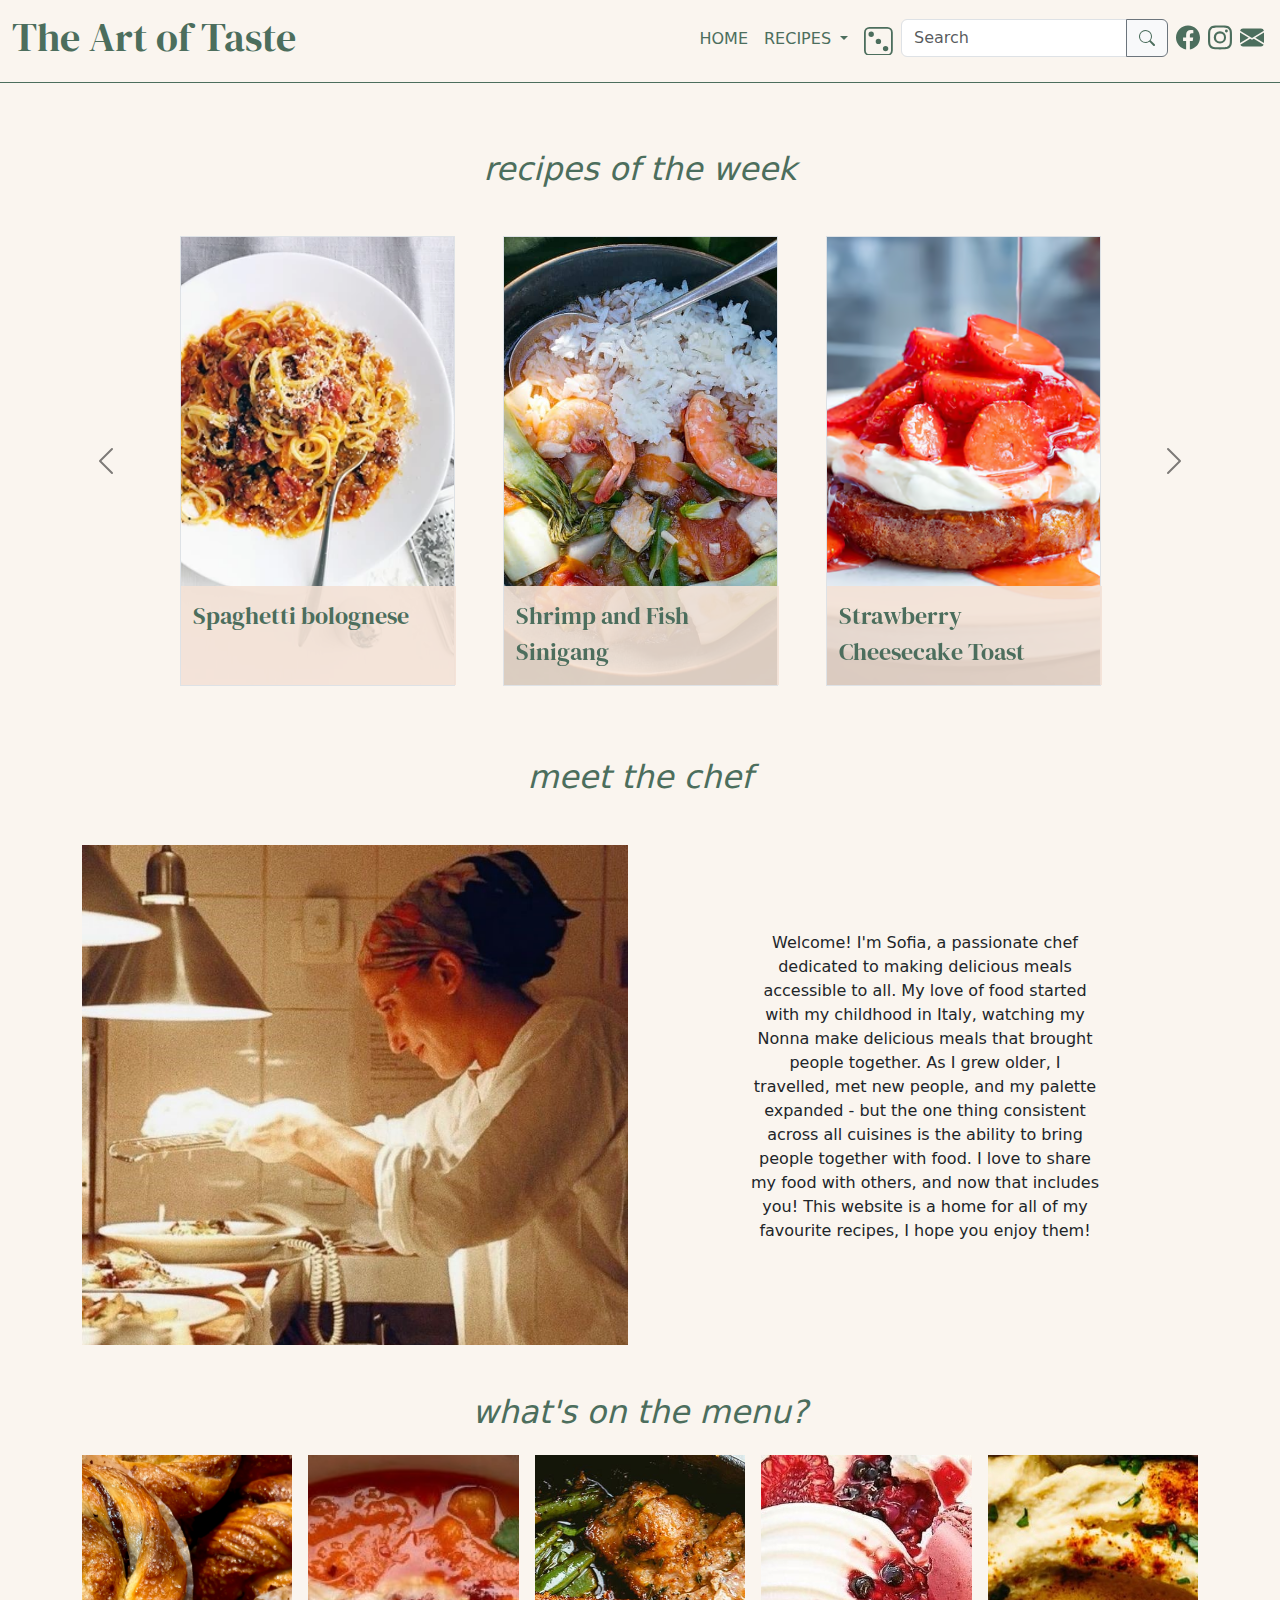
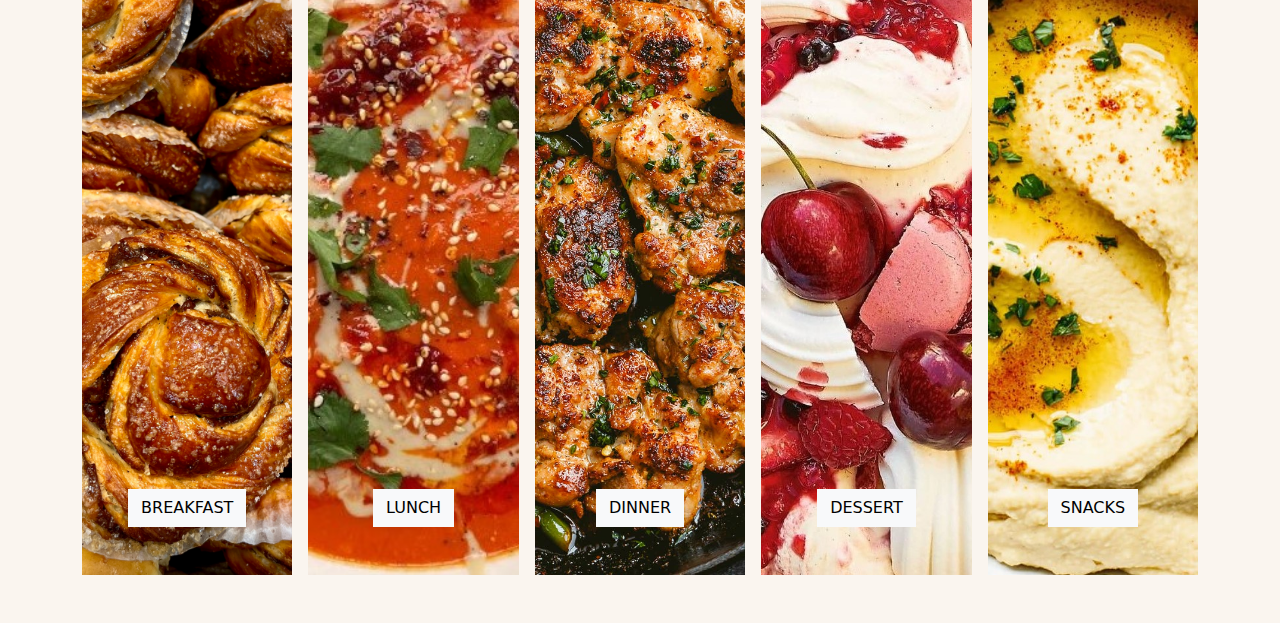
<file: index.html>
<!doctype html>
<html lang="en">
  <head>
    <meta charset="utf-8">
    <meta name="viewport" content="width=device-width, initial-scale=1">
    <title>The Art of Taste - Home</title>
    <link href="https://cdn.jsdelivr.net/npm/bootstrap@5.3.3/dist/css/bootstrap.min.css" rel="stylesheet" integrity="sha384-QWTKZyjpPEjISv5WaRU9OFeRpok6YctnYmDr5pNlyT2bRjXh0JMhjY6hW+ALEwIH" crossorigin="anonymous">
    <link rel="stylesheet" href="./Styles/styles.css">
    <link rel="preconnect" href="https://fonts.googleapis.com">
    <link rel="preconnect" href="https://fonts.gstatic.com" crossorigin>
    <link href="https://fonts.googleapis.com/css2?family=DM+Serif+Display:ital@0;1&display=swap" rel="stylesheet">  
  </head>
  <body class="bg-secondary">

    <!-- Header Navbar -->
    <nav class="navbar navbar-expand-lg bg-secondary fixed-top ">
      <div class="container-fluid d-flex w-100 ">
          <a class="navbar-brand text-info " href="#"><h1>The Art of Taste</h1></a>
          <button class="navbar-toggler" type="button" data-bs-toggle="collapse" data-bs-target="#navbarNavDropdown" aria-controls="navbarNavDropdown" aria-expanded="false" aria-label="Toggle navigation">
            <span class="navbar-toggler-icon"></span>
          </button>
          <div class="collapse navbar-collapse justify-content-end " id="navbarNavDropdown">
            <ul class="navbar-nav  align-items-start d-flex flex-column flex-lg-row">
              <li class="nav-item">
                <a class="nav-link text-uppercase text-info" href="#">Home</a>
              </li>
              <li class="nav-item dropdown">
                <a class="nav-link dropdown-toggle text-uppercase text-info" href="#" role="button" data-bs-toggle="dropdown" aria-expanded="false">
                  Recipes
                </a>
                <ul class="dropdown-menu rounded-0  bg-secondary border border-info">
                  <li><a class="dropdown-item text-uppercase text-info" href="./Pages/test_dummy.html">Breakfast</a></li>
                  <li><a class="dropdown-item text-uppercase text-info" href="./Pages/test_dummy.html">Lunch</a></li>
                  <li><a class="dropdown-item text-uppercase text-info" href="./Pages/Dinner.html">Dinner</a></li>
                  <li><a class="dropdown-item text-uppercase text-info" href="./Pages/test_dummy.html">Dessert</a></li>
                  <li><a class="dropdown-item text-uppercase text-info" href="./Pages/test_dummy.html">Snacks</a></li>
                </ul>
              </li>
              <li class="nav-item">
                <a class="nav-link text-uppercase" href="./Pages/test_dummy.html" aria-label="Random"><svg xmlns="http://www.w3.org/2000/svg" width="1.8rem" height="1.8rem" fill="#4c6e5d" class="bi bi-dice-3" viewBox="0 0 16 16">
                  <path d="M13 1a2 2 0 0 1 2 2v10a2 2 0 0 1-2 2H3a2 2 0 0 1-2-2V3a2 2 0 0 1 2-2zM3 0a3 3 0 0 0-3 3v10a3 3 0 0 0 3 3h10a3 3 0 0 0 3-3V3a3 3 0 0 0-3-3z"/>
                  <path d="M5.5 4a1.5 1.5 0 1 1-3 0 1.5 1.5 0 0 1 3 0m8 8a1.5 1.5 0 1 1-3 0 1.5 1.5 0 0 1 3 0m-4-4a1.5 1.5 0 1 1-3 0 1.5 1.5 0 0 1 3 0"/>
                </svg></a>
              </li>
              <div class="input-group">
                  <form class="form-inline d-flex me-1">
                    <div class="input-group">
                      <input class="form-control mr-sm-2" type="search" placeholder="Search" aria-label="Search">
                      <button class="btn btn-outline-secondary  my-2 my-sm-0 bg-light" type="submit"><svg xmlns="http://www.w3.org/2000/svg" width="16" height="16" fill="#4c6e5d" class="bi bi-search" viewBox="0 0 16 16">
                      <path d="M11.742 10.344a6.5 6.5 0 1 0-1.397 1.398h-.001q.044.06.098.115l3.85 3.85a1 1 0 0 0 1.415-1.414l-3.85-3.85a1 1 0 0 0-.115-.1zM12 6.5a5.5 5.5 0 1 1-11 0 5.5 5.5 0 0 1 11 0"/>
                      </svg></button>
                    </div>
                  </form>
              </div>
              <li class="nav-item">
                <ul class="d-flex list-unstyled">
                  <li>
                    <a class="nav-link text-uppercase p-1" aria-label="facebook" href="./Pages/test_dummy.html"><svg xmlns="http://www.w3.org/2000/svg" width="1.5rem" height="1.8rem" fill="#4c6e5d" class="bi bi-facebook" viewBox="0 0 16 16">
                      <path d="M16 8.049c0-4.446-3.582-8.05-8-8.05C3.58 0-.002 3.603-.002 8.05c0 4.017 2.926 7.347 6.75 7.951v-5.625h-2.03V8.05H6.75V6.275c0-2.017 1.195-3.131 3.022-3.131.876 0 1.791.157 1.791.157v1.98h-1.009c-.993 0-1.303.621-1.303 1.258v1.51h2.218l-.354 2.326H9.25V16c3.824-.604 6.75-3.934 6.75-7.951"/>
                    </svg></a>
                  </li>
                  <li>
                    <a class="nav-link text-uppercase p-1" aria-label="instagram" href="./Pages/test_dummy.html"><svg xmlns="http://www.w3.org/2000/svg" width="1.5rem" height="1.8rem" fill="#4c6e5d" class="bi bi-instagram" viewBox="0 0 16 16">
                      <path d="M8 0C5.829 0 5.556.01 4.703.048 3.85.088 3.269.222 2.76.42a3.9 3.9 0 0 0-1.417.923A3.9 3.9 0 0 0 .42 2.76C.222 3.268.087 3.85.048 4.7.01 5.555 0 5.827 0 8.001c0 2.172.01 2.444.048 3.297.04.852.174 1.433.372 1.942.205.526.478.972.923 1.417.444.445.89.719 1.416.923.51.198 1.09.333 1.942.372C5.555 15.99 5.827 16 8 16s2.444-.01 3.298-.048c.851-.04 1.434-.174 1.943-.372a3.9 3.9 0 0 0 1.416-.923c.445-.445.718-.891.923-1.417.197-.509.332-1.09.372-1.942C15.99 10.445 16 10.173 16 8s-.01-2.445-.048-3.299c-.04-.851-.175-1.433-.372-1.941a3.9 3.9 0 0 0-.923-1.417A3.9 3.9 0 0 0 13.24.42c-.51-.198-1.092-.333-1.943-.372C10.443.01 10.172 0 7.998 0zm-.717 1.442h.718c2.136 0 2.389.007 3.232.046.78.035 1.204.166 1.486.275.373.145.64.319.92.599s.453.546.598.92c.11.281.24.705.275 1.485.039.843.047 1.096.047 3.231s-.008 2.389-.047 3.232c-.035.78-.166 1.203-.275 1.485a2.5 2.5 0 0 1-.599.919c-.28.28-.546.453-.92.598-.28.11-.704.24-1.485.276-.843.038-1.096.047-3.232.047s-2.39-.009-3.233-.047c-.78-.036-1.203-.166-1.485-.276a2.5 2.5 0 0 1-.92-.598 2.5 2.5 0 0 1-.6-.92c-.109-.281-.24-.705-.275-1.485-.038-.843-.046-1.096-.046-3.233s.008-2.388.046-3.231c.036-.78.166-1.204.276-1.486.145-.373.319-.64.599-.92s.546-.453.92-.598c.282-.11.705-.24 1.485-.276.738-.034 1.024-.044 2.515-.045zm4.988 1.328a.96.96 0 1 0 0 1.92.96.96 0 0 0 0-1.92m-4.27 1.122a4.109 4.109 0 1 0 0 8.217 4.109 4.109 0 0 0 0-8.217m0 1.441a2.667 2.667 0 1 1 0 5.334 2.667 2.667 0 0 1 0-5.334"/>
                    </svg></a>
                  </li>
                  <li>
                    <a class="nav-link text-uppercase p-1" aria-label="email" href="./Pages/test_dummy.html"><svg xmlns="http://www.w3.org/2000/svg" width="1.5rem" height="1.8rem" fill="#4c6e5d" class="bi bi-envelope-fill" viewBox="0 0 16 16">
                      <path d="M.05 3.555A2 2 0 0 1 2 2h12a2 2 0 0 1 1.95 1.555L8 8.414zM0 4.697v7.104l5.803-3.558zM6.761 8.83l-6.57 4.027A2 2 0 0 0 2 14h12a2 2 0 0 0 1.808-1.144l-6.57-4.027L8 9.586zm3.436-.586L16 11.801V4.697z"/>
                    </svg></a>
                  </li>
                </ul> 
              </li>
                
            </ul>
          </div>
        </div>
      </nav>
        

    <!-- Recipes of the week -->
    <section id="recipes-of-the-week">

      <div class="container-xxl">
      <h2 class="fst-italic text-center mb-4 text-info">recipes of the week</h2>

        
        <div id="carousel-3c" class="carousel carousel-dark slide d-none d-lg-block">
          <div class="carousel-inner">
            <div class="carousel-item active">
              <div class="carousel-rotw d-flex justify-content-center d-block w-100">
                <a class="rotw-card border border-1 m-4 d-flex flex-column justify-content-end text-decoration-none " href="./Pages/Recipe1.html">
                    <div class="rotw-img" id="rotw-recipe1"></div>
                    <span class="rotw-title">Spaghetti bolognese</span>
                </a>
                <a class="rotw-card border border-1 m-4 d-flex flex-column justify-content-end text-decoration-none " href="./Pages/test_dummy.html">
                  <div class="rotw-img" id="rotw-recipe2"></div>
                  <span class="rotw-title">Shrimp and Fish Sinigang</span>
                </a>
                <a class="rotw-card border border-1 m-4 d-flex flex-column justify-content-end text-decoration-none " href="./Pages/test_dummy.html">
                  <div class="rotw-img" id="rotw-recipe3"></div>
                  <span class="rotw-title">Strawberry Cheesecake Toast</span>
                </a>
              </div>
            </div>
            <div class="carousel-item">
              <div class="carousel-rotw d-flex justify-content-center d-block w-100">
                <a class="rotw-card border border-1 m-4 d-flex flex-column justify-content-end text-decoration-none " href="./Pages/test_dummy.html">
                  <div class="rotw-img" id="rotw-recipe4"></div>
                  <span class="rotw-title">Cast Iron Pull-Apart Pandesal</span>
              </a>
              <a class="rotw-card border border-1 m-4 d-flex flex-column justify-content-end text-decoration-none " href="./Pages/test_dummy.html">
                <div class="rotw-img" id="rotw-recipe5"></div>
                <span class="rotw-title">Prosciutto & Mozzarella Panini</span>
              </a>
              <a class="rotw-card border border-1 m-4 d-flex flex-column justify-content-end text-decoration-none " href="./Pages/test_dummy.html">
                <div class="rotw-img" id="rotw-recipe6"></div>
                <span class="rotw-title">Bulgogi - Korean BBQ Beef</span>
              </a>
              </div>
            </div>
            <div class="carousel-item">
              <div class="carousel-rotw d-flex justify-content-center d-block w-100">
                <a class="rotw-card border border-1 m-4 d-flex flex-column justify-content-end text-decoration-none " href="./Pages/test_dummy.html">
                  <div class="rotw-img" id="rotw-recipe7"></div>
                  <span class="rotw-title">Italian Lemon Cake</span>
              </a>
              <a class="rotw-card border border-1 m-4 d-flex flex-column justify-content-end text-decoration-none " href="./Pages/test_dummy.html">
                <div class="rotw-img" id="rotw-recipe8"></div>
                <span class="rotw-title">Cucumber Kimchi</span>
              </a>
              <a class="rotw-card border border-1 m-4 d-flex flex-column justify-content-end text-decoration-none " href="./Pages/test_dummy.html">
                <div class="rotw-img" id="rotw-recipe9"></div>
                <span class="rotw-title">Cod Milanese with Orange Dressing</span>
              </a>
              </div>
            </div>
            <div class="carousel-item">
              <div class="carousel-rotw d-flex justify-content-center d-block w-100">
                <a class="rotw-card border border-1 m-4 d-flex flex-column justify-content-end text-decoration-none " href="./Pages/test_dummy.html">
                  <div class="rotw-img" id="rotw-recipe10"></div>
                  <span class="rotw-title">Gochujang Fish Curry</span>
              </a>
              <a class="rotw-card border border-1 m-4 d-flex flex-column justify-content-end text-decoration-none " href="./Pages/test_dummy.html">
                <div class="rotw-img" id="rotw-recipe11"></div>
                <span class="rotw-title">Lemon Pavlova</span>
              </a>
              <a class="rotw-card border border-1 m-4 d-flex flex-column justify-content-end text-decoration-none " href="./Pages/test_dummy.html">
                <div class="rotw-img" id="rotw-recipe12"></div>
                <span class="rotw-title">Chicken & Ricotta Meatballs</span>
              </a>
              </div>
            </div>
          </div>
          <button class="carousel-control-prev" type="button" data-bs-target="#carousel-3c" data-bs-slide="prev">
            <span class="carousel-control-prev-icon" aria-hidden="true"></span>
            <span class="visually-hidden">Previous</span>
          </button>
          <button class="carousel-control-next" type="button" data-bs-target="#carousel-3c" data-bs-slide="next">
            <span class="carousel-control-next-icon" aria-hidden="true"></span>
            <span class="visually-hidden">Next</span>
          </button>
        </div>

        <div id="carousel-2c" class="carousel carousel-dark slide d-none d-sm-block d-lg-none">
          <div class="carousel-inner">
            <div class="carousel-item active">
              <div class="carousel-rotw d-flex justify-content-center d-block w-100">
                <a class="rotw-card border border-1 m-4 d-flex flex-column justify-content-end text-decoration-none " href="./Pages/Recipe1.html">
                    <div class="rotw-img" id="rotw-recipe1"></div>
                    <span class="rotw-title">Spaghetti bolognese</span>
                </a>
                <a class="rotw-card border border-1 m-4 d-flex flex-column justify-content-end text-decoration-none " href="./Pages/test_dummy.html">
                  <div class="rotw-img" id="rotw-recipe2"></div>
                  <span class="rotw-title">Shrimp and Fish Sinigang</span>
                </a>
              </div>
            </div>
            <div class="carousel-item">
              <div class="carousel-rotw d-flex justify-content-center d-block w-100">
                <a class="rotw-card border border-1 m-4 d-flex flex-column justify-content-end text-decoration-none " href="./Pages/test_dummy.html">
                  <div class="rotw-img" id="rotw-recipe3"></div>
                  <span class="rotw-title">Strawberry Cheesecake Toast</span>
                </a>
                <a class="rotw-card border border-1 m-4 d-flex flex-column justify-content-end text-decoration-none " href="./Pages/test_dummy.html">
                  <div class="rotw-img" id="rotw-recipe4"></div>
                  <span class="rotw-title">Cast Iron Pull-Apart Pandesal</span>
                </a>
              </div>
            </div>
            <div class="carousel-item">
              <div class="carousel-rotw d-flex justify-content-center d-block w-100">
                <a class="rotw-card border border-1 m-4 d-flex flex-column justify-content-end text-decoration-none " href="./Pages/test_dummy.html">
                  <div class="rotw-img" id="rotw-recipe5"></div>
                  <span class="rotw-title">Prosciutto & Mozzarella Panini</span>
                </a>
                <a class="rotw-card border border-1 m-4 d-flex flex-column justify-content-end text-decoration-none " href="./Pages/test_dummy.html">
                  <div class="rotw-img" id="rotw-recipe6"></div>
                  <span class="rotw-title">Bulgogi - Korean BBQ Beef</span>
                </a>
              </div>
            </div>

            <div class="carousel-item">
              <div class="carousel-rotw d-flex justify-content-center d-block w-100">
                <a class="rotw-card border border-1 m-4 d-flex flex-column justify-content-end text-decoration-none " href="./Pages/test_dummy.html">
                  <div class="rotw-img" id="rotw-recipe7"></div>
                  <span class="rotw-title">Italian Lemon Cake</span>
                </a>
                <a class="rotw-card border border-1 m-4 d-flex flex-column justify-content-end text-decoration-none " href="./Pages/test_dummy.html">
                  <div class="rotw-img" id="rotw-recipe8"></div>
                  <span class="rotw-title">Cucumber Kimchi</span>
                </a>
              </div>
            </div>
            <div class="carousel-item">
              <div class="carousel-rotw d-flex justify-content-center d-block w-100">
                <a class="rotw-card border border-1 m-4 d-flex flex-column justify-content-end text-decoration-none " href="./Pages/test_dummy.html">
                  <div class="rotw-img" id="rotw-recipe9"></div>
                  <span class="rotw-title">Cod Milanese with Orange Dressing</span>
                </a>
                <a class="rotw-card border border-1 m-4 d-flex flex-column justify-content-end text-decoration-none " href="./Pages/test_dummy.html">
                  <div class="rotw-img" id="rotw-recipe10"></div>
                  <span class="rotw-title">Gochujang Fish Curry</span>
                </a>
              </div>
            </div>
            <div class="carousel-item">
              <div class="carousel-rotw d-flex justify-content-center d-block w-100">     
                <a class="rotw-card border border-1 m-4 d-flex flex-column justify-content-end text-decoration-none " href="./Pages/test_dummy.html">
                  <div class="rotw-img" id="rotw-recipe11"></div>
                  <span class="rotw-title">Lemon Pavlova</span>
                </a>
                <a class="rotw-card border border-1 m-4 d-flex flex-column justify-content-end text-decoration-none " href="./Pages/test_dummy.html">
                  <div class="rotw-img" id="rotw-recipe12"></div>
                  <span class="rotw-title">Chicken & Ricotta Meatballs</span>
                </a>
              </div>
            </div>
          </div>
          <button class="carousel-control-prev" type="button" data-bs-target="#carousel-2c" data-bs-slide="prev">
            <span class="carousel-control-prev-icon" aria-hidden="true"></span>
            <span class="visually-hidden">Previous</span>
          </button>
          <button class="carousel-control-next" type="button" data-bs-target="#carousel-2c" data-bs-slide="next">
            <span class="carousel-control-next-icon" aria-hidden="true"></span>
            <span class="visually-hidden">Next</span>
          </button>
        </div>

        <div id="carousel-1c" class="carousel carousel-dark slide d-sm-none">
          <div class="carousel-inner">
            <div class="carousel-item active">
              <div class="carousel-rotw d-flex justify-content-center d-block w-100">
                <a class="rotw-card border border-1 m-4 d-flex flex-column justify-content-end text-decoration-none " href="./Pages/recipe1.html">
                    <div class="rotw-img" id="rotw-recipe1"></div>
                    <span class="rotw-title">Spaghetti bolognese</span>
                </a>
              </div>
            </div>
            <div class="carousel-item">
              <div class="carousel-rotw d-flex justify-content-center d-block w-100">
                <a class="rotw-card border border-1 m-4 d-flex flex-column justify-content-end text-decoration-none " href="./Pages/test_dummy.html">
                  <div class="rotw-img" id="rotw-recipe2"></div>
                  <span class="rotw-title">Shrimp and Fish Sinigang</span>
                </a>
              </div>
            </div>
            <div class="carousel-item">
              <div class="carousel-rotw d-flex justify-content-center d-block w-100">
                <a class="rotw-card border border-1 m-4 d-flex flex-column justify-content-end text-decoration-none " href="./Pages/test_dummy.html">
                  <div class="rotw-img" id="rotw-recipe3"></div>
                  <span class="rotw-title">Strawberry Cheesecake Toast</span>
                </a>
              </div>
            </div>
            <div class="carousel-item">
              <div class="carousel-rotw d-flex justify-content-center d-block w-100">
                <a class="rotw-card border border-1 m-4 d-flex flex-column justify-content-end text-decoration-none " href="./Pages/test_dummy.html">
                  <div class="rotw-img" id="rotw-recipe4"></div>
                  <span class="rotw-title">Cast Iron Pull-Apart Pandesal</span>
                </a>
              </div>
            </div>
            <div class="carousel-item">
              <div class="carousel-rotw d-flex justify-content-center d-block w-100">
                <a class="rotw-card border border-1 m-4 d-flex flex-column justify-content-end text-decoration-none " href="./Pages/test_dummy.html">
                  <div class="rotw-img" id="rotw-recipe5"></div>
                  <span class="rotw-title">Prosciutto & Mozzarella Panini</span>
                </a>
              </div>
            </div>
            <div class="carousel-item">
              <div class="carousel-rotw d-flex justify-content-center d-block w-100">
                <a class="rotw-card border border-1 m-4 d-flex flex-column justify-content-end text-decoration-none " href="./Pages/test_dummy.html">
                  <div class="rotw-img" id="rotw-recipe6"></div>
                  <span class="rotw-title">Bulgogi - Korean BBQ Beef</span>
                </a>
              </div>
            </div>
            <div class="carousel-item">
              <div class="carousel-rotw d-flex justify-content-center d-block w-100">
                <a class="rotw-card border border-1 m-4 d-flex flex-column justify-content-end text-decoration-none " href="./Pages/test_dummy.html">
                  <div class="rotw-img" id="rotw-recipe7"></div>
                  <span class="rotw-title">Italian Lemon Cake</span>
                </a>
              </div>
            </div>
            <div class="carousel-item">
              <div class="carousel-rotw d-flex justify-content-center d-block w-100">
                <a class="rotw-card border border-1 m-4 d-flex flex-column justify-content-end text-decoration-none " href="./Pages/test_dummy.html">
                  <div class="rotw-img" id="rotw-recipe8"></div>
                  <span class="rotw-title">Cucumber Kimchi</span>
                </a>
              </div>
            </div>
            <div class="carousel-item">
              <div class="carousel-rotw d-flex justify-content-center d-block w-100">
                <a class="rotw-card border border-1 m-4 d-flex flex-column justify-content-end text-decoration-none " href="./Pages/test_dummy.html">
                  <div class="rotw-img" id="rotw-recipe9"></div>
                  <span class="rotw-title">Cod Milanese with Orange Dressing</span>
                </a>
              </div>
            </div>
            <div class="carousel-item">
              <div class="carousel-rotw d-flex justify-content-center d-block w-100">
                <a class="rotw-card border border-1 m-4 d-flex flex-column justify-content-end text-decoration-none " href="./Pages/test_dummy.html">
                  <div class="rotw-img" id="rotw-recipe10"></div>
                  <span class="rotw-title">Gochujang Fish Curry</span>
                </a>
              </div>
            </div>
            <div class="carousel-item">
              <div class="carousel-rotw d-flex justify-content-center d-block w-100">     
                <a class="rotw-card border border-1 m-4 d-flex flex-column justify-content-end text-decoration-none " href="./Pages/test_dummy.html">
                  <div class="rotw-img" id="rotw-recipe11"></div>
                  <span class="rotw-title">Lemon Pavlova</span>
                </a>
              </div>
            </div>
            <div class="carousel-item">
              <div class="carousel-rotw d-flex justify-content-center d-block w-100">     
                <a class="rotw-card border border-1 m-4 d-flex flex-column justify-content-end text-decoration-none " href="./Pages/test_dummy.html">
                  <div class="rotw-img" id="rotw-recipe12"></div>
                  <span class="rotw-title">Chicken & Ricotta Meatballs</span>
                </a>
              </div>
            </div>
          </div>
          <button class="carousel-control-prev" type="button" data-bs-target="#carousel-1c" data-bs-slide="prev">
            <span class="carousel-control-prev-icon" aria-hidden="true"></span>
            <span class="visually-hidden">Previous</span>
          </button>
          <button class="carousel-control-next" type="button" data-bs-target="#carousel-1c" data-bs-slide="next">
            <span class="carousel-control-next-icon" aria-hidden="true"></span>
            <span class="visually-hidden">Next</span>
          </button>
        </div>

      </div>
      </section>

      
    <!-- Meet the chef -->
    <section id="meet-the-chef" class="my-5">

      <h2 class="fst-italic text-center mb-4 text-info">meet the chef</h2>

      <div class="container-md">
        <div class="row flex-row align-items-center my-5">
          <div class="col-md-6">
            <div id="mtc-img"></div>   
          </div>
          <div class="col-md-6">
            <div id="mtc-text">
              <p class="text-center px-5">
                Welcome! I'm Sofia, a passionate chef dedicated to making delicious meals accessible to all. My love of food started with my childhood in Italy, watching my Nonna make delicious meals that brought people together. As I grew older, I travelled, met new people, and my palette expanded - but the one thing consistent across all cuisines is the ability to bring people together with food. I love to share my food with others, and now that includes you! This website is a home for all of my favourite recipes, I hope you enjoy them!   
              </div>
          </div>
        </div>
      </div>
    </section>
    


    <!-- Menu Options (breakfast, lunch, dinner etc) -->
    <section id="menu-options" class="my-5">
      <h2 class="fst-italic text-center mb-4 text-info">what's on the menu?</h2>
      <div class="container-md">
        <div class="row gx-3 gy-2">
          <div class="col-12 col-md "> 
            <a class="menu-option-container d-flex flex-column align-items-center justify-content-center justify-content-md-end" href="./Pages/test_dummy.html">
                <div class="moc-img" id="moc-breakfast"></div>
                <button class="btn btn-light z-1 position-absolute mb-md-5 rounded-0 text-uppercase fw-medium" class="moc-btn">Breakfast</button>
            </a>
          </div>
         
          <div class="col-12 col-md "> 
            <a class="menu-option-container d-flex flex-column align-items-center justify-content-center justify-content-md-end" href="./Pages/test_dummy.html">
                <div class="moc-img" id="moc-lunch"></div>
                <button class="btn btn-light z-1 position-absolute mb-md-5 rounded-0 text-uppercase fw-medium" class="moc-btn">Lunch</button>
            </a>
          </div>
         
          <div class="col-12 col-md "> 
            <a class="menu-option-container d-flex flex-column align-items-center justify-content-center justify-content-md-end" href="./Pages/Dinner.html">
                <div class="moc-img" id="moc-dinner"></div>
                <button class="btn btn-light z-1 position-absolute mb-md-5 rounded-0 text-uppercase fw-medium" class="moc-btn">Dinner</button>
            </a>
          </div>
         
          <div class="col-12 col-md "> 
            <a class="menu-option-container d-flex flex-column align-items-center justify-content-center justify-content-md-end" href="./Pages/test_dummy.html">
                <div class="moc-img" id="moc-dessert"></div>
                <button class="btn btn-light z-1 position-absolute mb-md-5 rounded-0 text-uppercase fw-medium" class="moc-btn">Dessert</button>
            </a>
          </div>
         
          <div class="col-12 col-md "> 
            <a class="menu-option-container d-flex flex-column align-items-center justify-content-center justify-content-md-end" href="./Pages/test_dummy.html">
                <div class="moc-img" id="moc-snacks"></div>
                <button class="btn btn-light z-1 position-absolute mb-md-5 rounded-0 text-uppercase fw-medium" class="moc-btn">Snacks</button>
            </a>
          </div>
        </div>
      </div>
    </section>
    
    <script src="https://cdn.jsdelivr.net/npm/bootstrap@5.3.3/dist/js/bootstrap.bundle.min.js" integrity="sha384-YvpcrYf0tY3lHB60NNkmXc5s9fDVZLESaAA55NDzOxhy9GkcIdslK1eN7N6jIeHz" crossorigin="anonymous"></script>
  </body>
</html>
</file>
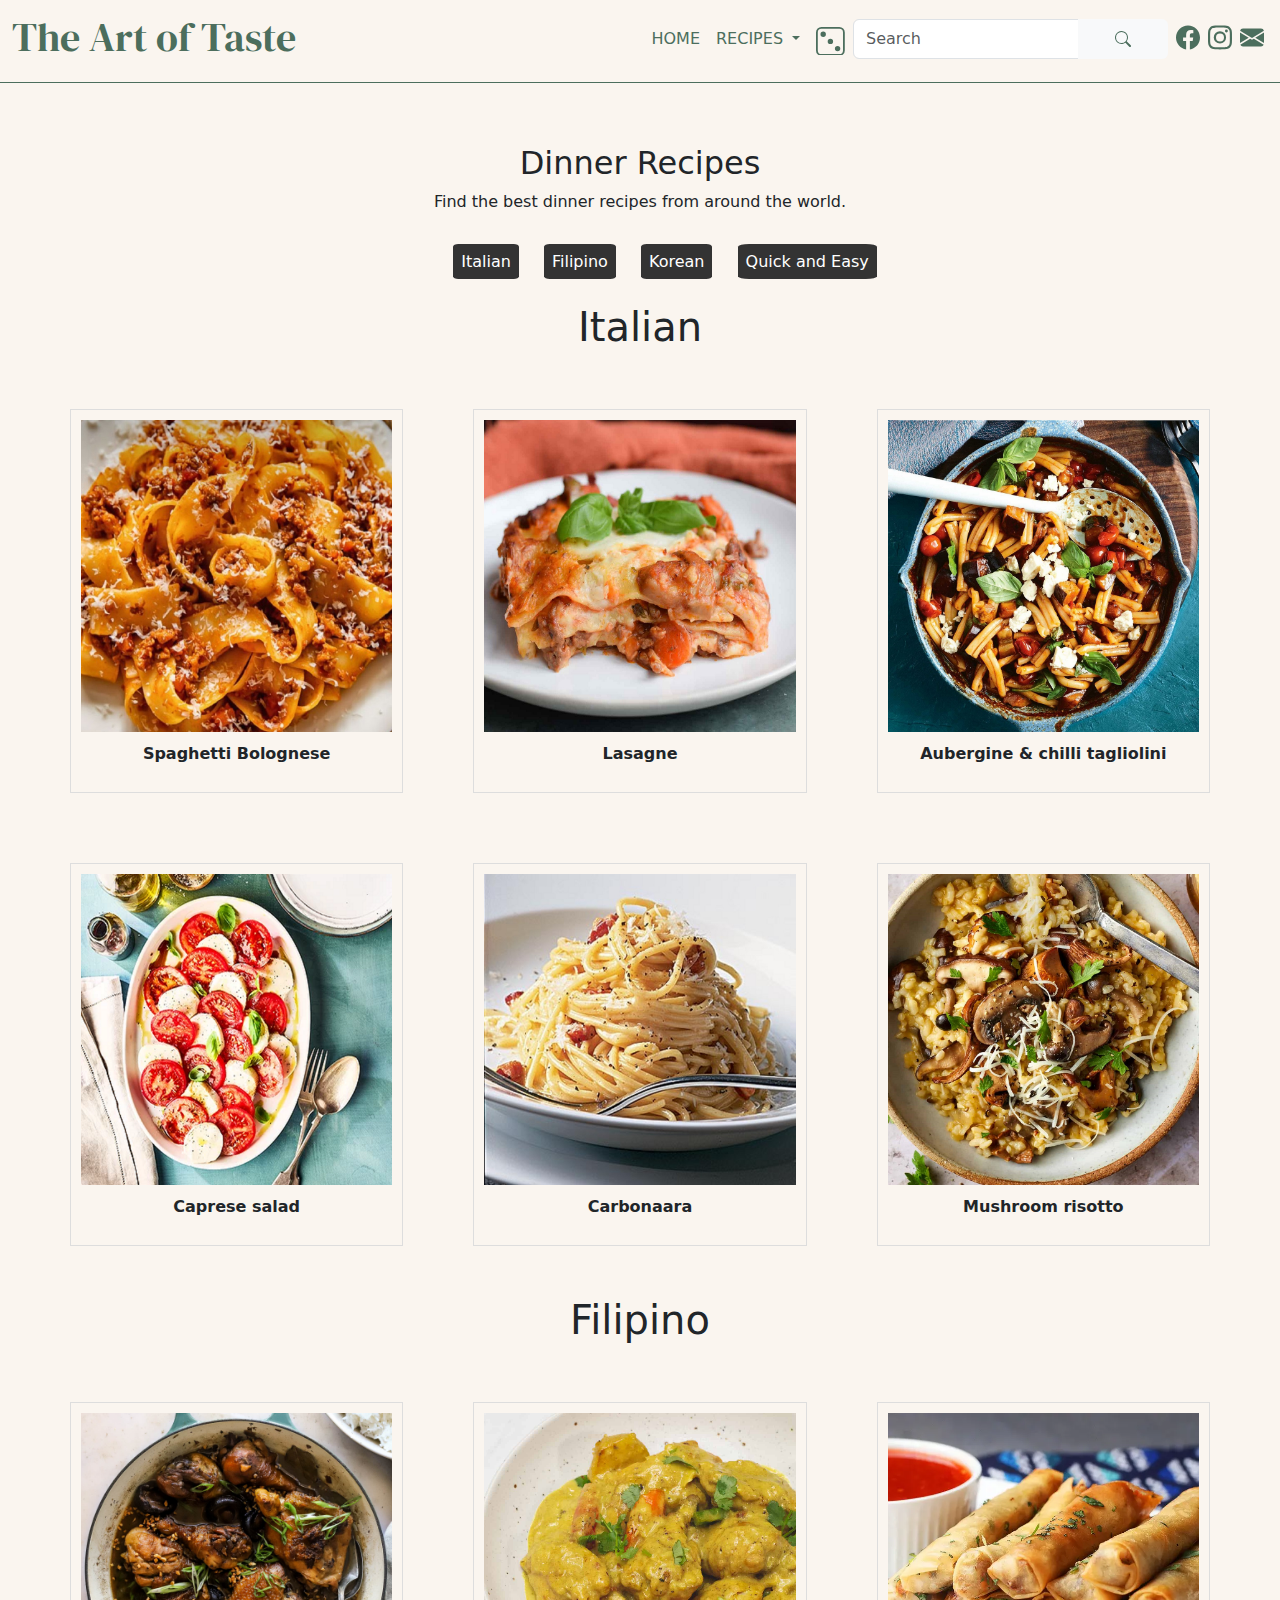
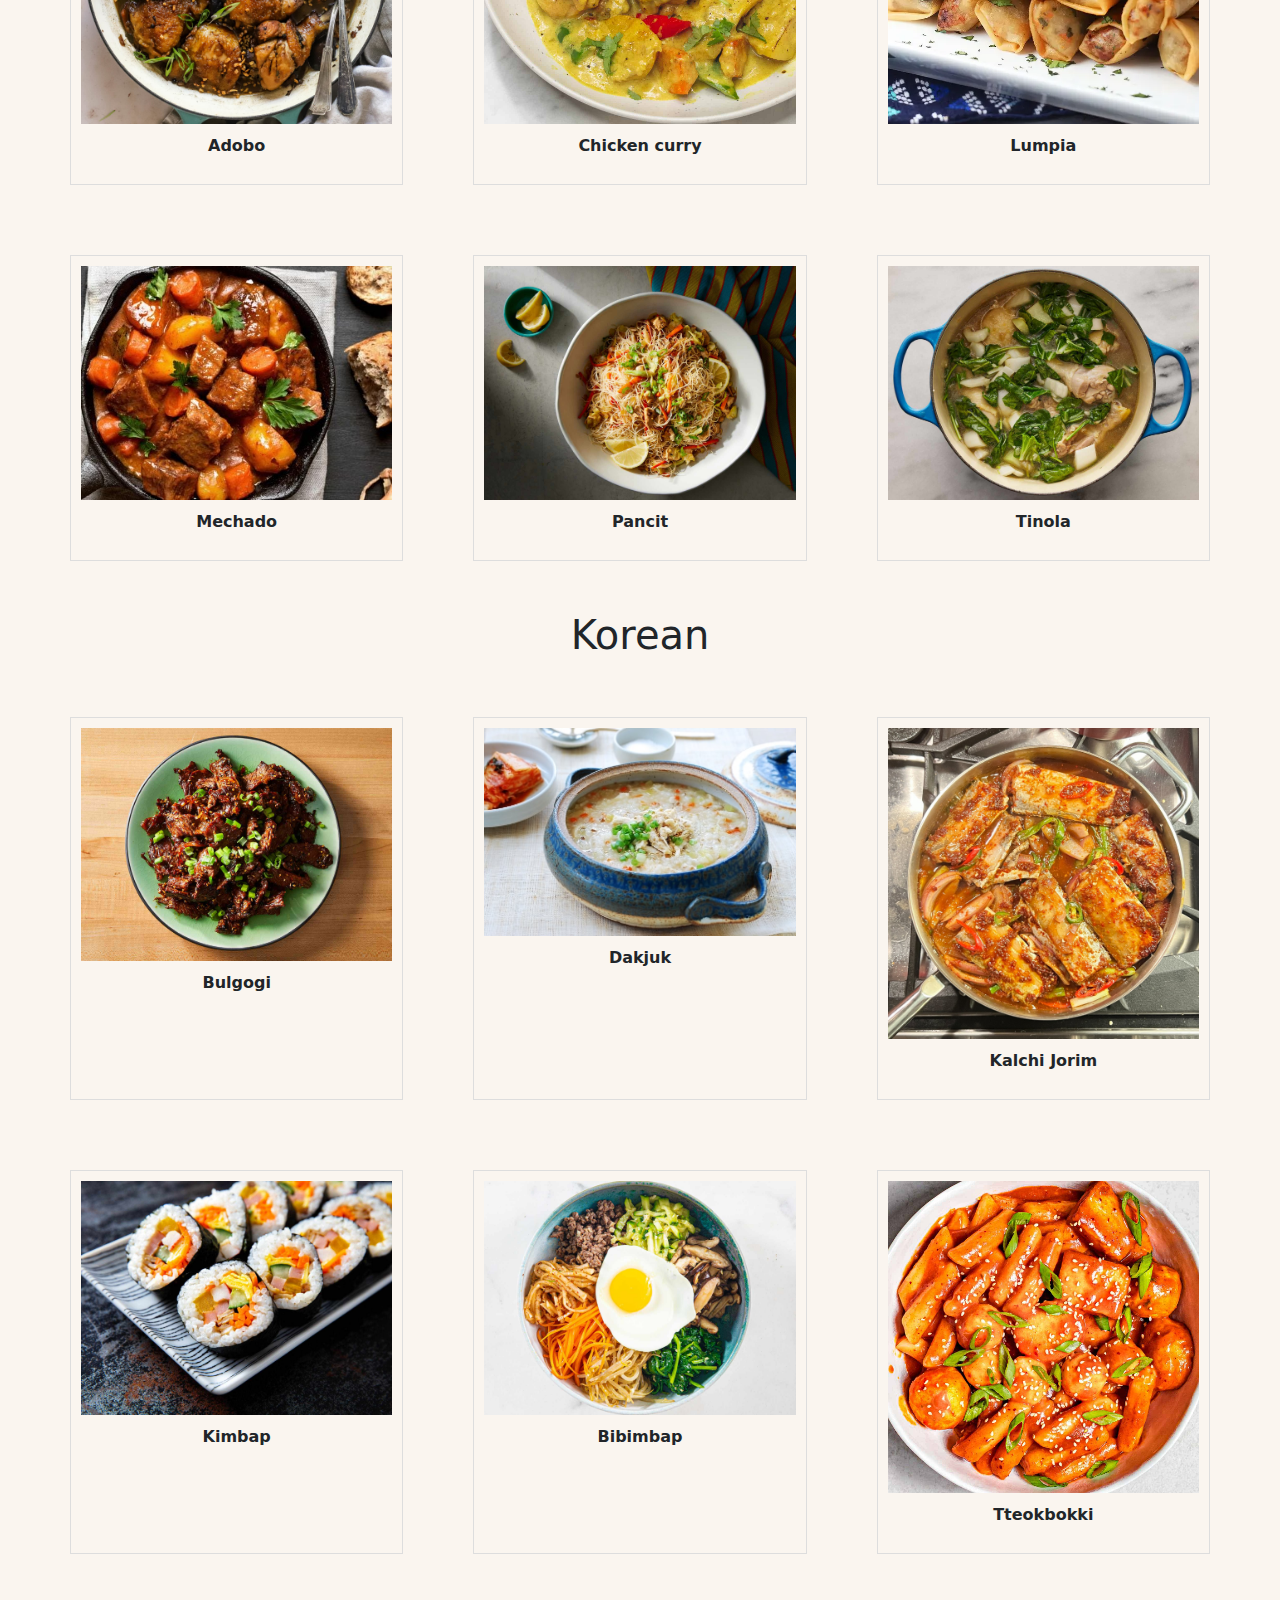
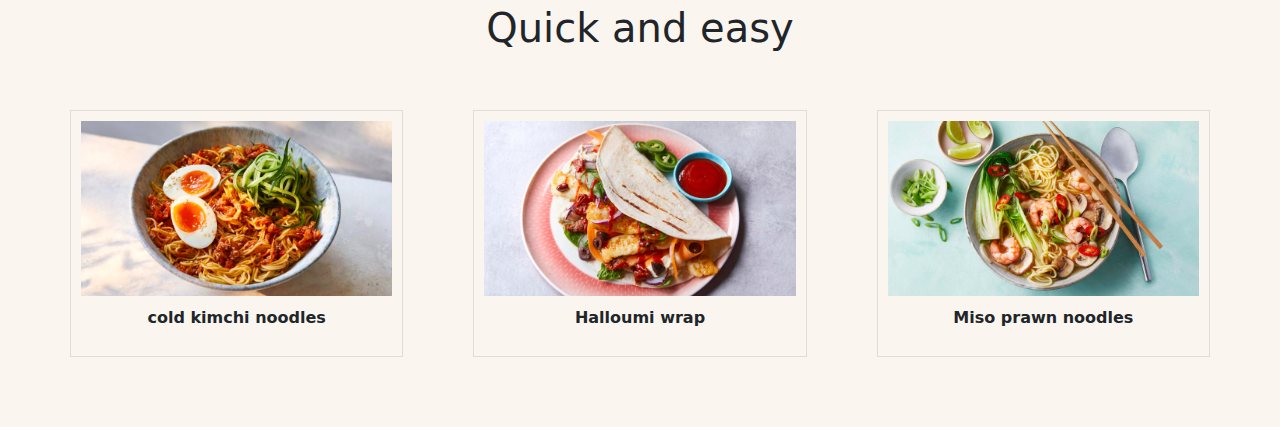
<file: Pages/Dinner.html>
<!doctype html>
<html lang="en">
  <head>
    <meta charset="utf-8">
    <meta name="viewport" content="width=device-width, initial-scale=1">
    <title>Dinner</title>
    <link href="https://cdn.jsdelivr.net/npm/bootstrap@5.3.3/dist/css/bootstrap.min.css" rel="stylesheet" integrity="sha384-QWTKZyjpPEjISv5WaRU9OFeRpok6YctnYmDr5pNlyT2bRjXh0JMhjY6hW+ALEwIH" crossorigin="anonymous">
    <link rel="stylesheet" href="..\Styles\Dinner.css">
    <link rel="preconnect" href="https://fonts.googleapis.com">
    <link rel="preconnect" href="https://fonts.gstatic.com" crossorigin>
    <link href="https://fonts.googleapis.com/css2?family=DM+Serif+Display:ital@0;1&display=swap" rel="stylesheet">  
  </head>
  <body class="bg-secondary">

    <!-- Header Navbar -->
    <nav class="navbar navbar-expand-lg bg-secondary fixed-top ">
      <div class="container-fluid d-flex w-100 ">
          <a class="navbar-brand text-info " href="../index.html"><h1>The Art of Taste</h1></a>
          <button class="navbar-toggler" type="button" data-bs-toggle="collapse" data-bs-target="#navbarNavDropdown" aria-controls="navbarNavDropdown" aria-expanded="false" aria-label="Toggle navigation">
            <span class="navbar-toggler-icon"></span>
          </button>
          <div class="collapse navbar-collapse justify-content-end " id="navbarNavDropdown">
            <ul class="navbar-nav  align-items-start d-flex flex-column flex-lg-row">
              <li class="nav-item">
                <a class="nav-link text-uppercase text-info" href="../index.html">Home</a>
              </li>
              <li class="nav-item dropdown">
                <a class="nav-link dropdown-toggle text-uppercase text-info" href="#" role="button" data-bs-toggle="dropdown" aria-expanded="false">
                  Recipes
                </a>
                <ul class="dropdown-menu rounded-0  bg-secondary border border-info">
                  <li><a class="dropdown-item text-uppercase text-info" href="../Pages/test_dummy.html">Breakfast</a></li>
                  <li><a class="dropdown-item text-uppercase text-info" href="../Pages/test_dummy.html">Lunch</a></li>
                  <li><a class="dropdown-item text-uppercase text-info" href="../Pages/Dinner.html">Dinner</a></li>
                  <li><a class="dropdown-item text-uppercase text-info" href="../Pages/test_dummy.html">Dessert</a></li>
                  <li><a class="dropdown-item text-uppercase text-info" href="../Pages/test_dummy.html">Snacks</a></li>
                </ul>
              </li>
              <li class="nav-item">
                <a class="nav-link text-uppercase" href="../Pages/test_dummy.html" aria-label="Random"><svg xmlns="http://www.w3.org/2000/svg" width="1.8rem" height="1.8rem" fill="#4c6e5d" class="bi bi-dice-3" viewBox="0 0 16 16">
                  <path d="M13 1a2 2 0 0 1 2 2v10a2 2 0 0 1-2 2H3a2 2 0 0 1-2-2V3a2 2 0 0 1 2-2zM3 0a3 3 0 0 0-3 3v10a3 3 0 0 0 3 3h10a3 3 0 0 0 3-3V3a3 3 0 0 0-3-3z"/>
                  <path d="M5.5 4a1.5 1.5 0 1 1-3 0 1.5 1.5 0 0 1 3 0m8 8a1.5 1.5 0 1 1-3 0 1.5 1.5 0 0 1 3 0m-4-4a1.5 1.5 0 1 1-3 0 1.5 1.5 0 0 1 3 0"/>
                </svg></a>
              </li>
              <div class="input-group">
                  <form class="form-inline d-flex me-1">
                    <div class="input-group">
                      <input class="form-control mr-sm-2" type="search" placeholder="Search" aria-label="Search">
                      <button class="btn btn-outline-secondary  my-2 my-sm-0 bg-light" type="submit"><svg xmlns="http://www.w3.org/2000/svg" width="16" height="16" fill="#4c6e5d" class="bi bi-search" viewBox="0 0 16 16">
                      <path d="M11.742 10.344a6.5 6.5 0 1 0-1.397 1.398h-.001q.044.06.098.115l3.85 3.85a1 1 0 0 0 1.415-1.414l-3.85-3.85a1 1 0 0 0-.115-.1zM12 6.5a5.5 5.5 0 1 1-11 0 5.5 5.5 0 0 1 11 0"/>
                      </svg></button>
                    </div>
                  </form>
              </div>
              <li class="nav-item">
                <ul class="d-flex list-unstyled">
                  <li>
                    <a class="nav-link text-uppercase p-1" aria-label="facebook" href="../Pages/test_dummy.html"><svg xmlns="http://www.w3.org/2000/svg" width="1.5rem" height="1.8rem" fill="#4c6e5d" class="bi bi-facebook" viewBox="0 0 16 16">
                      <path d="M16 8.049c0-4.446-3.582-8.05-8-8.05C3.58 0-.002 3.603-.002 8.05c0 4.017 2.926 7.347 6.75 7.951v-5.625h-2.03V8.05H6.75V6.275c0-2.017 1.195-3.131 3.022-3.131.876 0 1.791.157 1.791.157v1.98h-1.009c-.993 0-1.303.621-1.303 1.258v1.51h2.218l-.354 2.326H9.25V16c3.824-.604 6.75-3.934 6.75-7.951"/>
                    </svg></a>
                  </li>
                  <li>
                    <a class="nav-link text-uppercase p-1" aria-label="instagram" href="../Pages/test_dummy.html"><svg xmlns="http://www.w3.org/2000/svg" width="1.5rem" height="1.8rem" fill="#4c6e5d" class="bi bi-instagram" viewBox="0 0 16 16">
                      <path d="M8 0C5.829 0 5.556.01 4.703.048 3.85.088 3.269.222 2.76.42a3.9 3.9 0 0 0-1.417.923A3.9 3.9 0 0 0 .42 2.76C.222 3.268.087 3.85.048 4.7.01 5.555 0 5.827 0 8.001c0 2.172.01 2.444.048 3.297.04.852.174 1.433.372 1.942.205.526.478.972.923 1.417.444.445.89.719 1.416.923.51.198 1.09.333 1.942.372C5.555 15.99 5.827 16 8 16s2.444-.01 3.298-.048c.851-.04 1.434-.174 1.943-.372a3.9 3.9 0 0 0 1.416-.923c.445-.445.718-.891.923-1.417.197-.509.332-1.09.372-1.942C15.99 10.445 16 10.173 16 8s-.01-2.445-.048-3.299c-.04-.851-.175-1.433-.372-1.941a3.9 3.9 0 0 0-.923-1.417A3.9 3.9 0 0 0 13.24.42c-.51-.198-1.092-.333-1.943-.372C10.443.01 10.172 0 7.998 0zm-.717 1.442h.718c2.136 0 2.389.007 3.232.046.78.035 1.204.166 1.486.275.373.145.64.319.92.599s.453.546.598.92c.11.281.24.705.275 1.485.039.843.047 1.096.047 3.231s-.008 2.389-.047 3.232c-.035.78-.166 1.203-.275 1.485a2.5 2.5 0 0 1-.599.919c-.28.28-.546.453-.92.598-.28.11-.704.24-1.485.276-.843.038-1.096.047-3.232.047s-2.39-.009-3.233-.047c-.78-.036-1.203-.166-1.485-.276a2.5 2.5 0 0 1-.92-.598 2.5 2.5 0 0 1-.6-.92c-.109-.281-.24-.705-.275-1.485-.038-.843-.046-1.096-.046-3.233s.008-2.388.046-3.231c.036-.78.166-1.204.276-1.486.145-.373.319-.64.599-.92s.546-.453.92-.598c.282-.11.705-.24 1.485-.276.738-.034 1.024-.044 2.515-.045zm4.988 1.328a.96.96 0 1 0 0 1.92.96.96 0 0 0 0-1.92m-4.27 1.122a4.109 4.109 0 1 0 0 8.217 4.109 4.109 0 0 0 0-8.217m0 1.441a2.667 2.667 0 1 1 0 5.334 2.667 2.667 0 0 1 0-5.334"/>
                    </svg></a>
                  </li>
                  <li>
                    <a class="nav-link text-uppercase p-1" aria-label="email" href="../Pages/test_dummy.html"><svg xmlns="http://www.w3.org/2000/svg" width="1.5rem" height="1.8rem" fill="#4c6e5d" class="bi bi-envelope-fill" viewBox="0 0 16 16">
                      <path d="M.05 3.555A2 2 0 0 1 2 2h12a2 2 0 0 1 1.95 1.555L8 8.414zM0 4.697v7.104l5.803-3.558zM6.761 8.83l-6.57 4.027A2 2 0 0 0 2 14h12a2 2 0 0 0 1.808-1.144l-6.57-4.027L8 9.586zm3.436-.586L16 11.801V4.697z"/>
                    </svg></a>
                  </li>
                </ul> 
              </li>
                
            </ul>
          </div>
        </div>
      </nav>
        

    <!--BWREAKFAST -->
     <!-- Main content -->
     <main>
      <p  id="section1"></p>
      <h2 id="Heading">Dinner Recipes</h2>
      <p>Find the best dinner recipes from around the world.</p>
      <nav class="secondary-nav">
        <div class="Jump" >
            <a href="#section1" class="subBtn">Italian</a>
            <a href="#section2" class="subBtn">Filipino</a>
            <a href="#section3" class="subBtn">Korean</a>
            <a href="#section4" class="subBtn">Quick and Easy</a>
        </nav>
    </div>
    <div class="section one">
    
      <h1>Italian</h1>
       <!-- Recipe Gallery -->
       <div class="recipe-gallery">
          <div class="recipe-item">
          <a href="../Pages/Recipe1.html"> <img src="../images/Dinner/Italian/Resized0624.jpg" alt="Recipe 1"></a>
              <p>Spaghetti Bolognese</p>
          </div>
          <div class="recipe-item">
              <a href="../Pages/test_dummy.html"><img src="../images/Dinner/Italian/Lasagne.png" alt="Recipe 2"></a>
              <p>Lasagne</p>
          </div>
          <div class="recipe-item">
              <a href="../Pages/test_dummy.html"><img src="../images/Dinner/Italian/Aubergine & chilli tagliolini.jpg" alt="Recipe 3"></a>
              <p>Aubergine & chilli tagliolini</p>
          </div>
          <div class="recipe-item">
              <a href="../Pages/test_dummy.html"><img src="../images/Dinner/Italian/Caprese-salad-8f218a3.png" alt="Recipe 4"></a>
              <p>Caprese salad</p>
          </div>
          <div class="recipe-item">
              <a href="../Pages/test_dummy.html"><img src="../images/Dinner/Italian/Carbonaara.jpg" alt="Recipe 5"></a>
              <p>Carbonaara</p>

          </div>
          <div class="recipe-item">
              <a href="../Pages/test_dummy.html"><img src="../images/Dinner/Italian/mushroom-risotto.jpg" alt="Recipe 6"  id="section2"></a>
              <p>Mushroom risotto</p>
      </div>
    </div>
    <div class="section two">
      <h1>Filipino</h1>
      <div class="recipe-gallery">
          <div class="recipe-item">
          <a href="../Pages/test_dummy.html"> <img src="../images/Dinner/Filipino/Adobo.jpeg" alt="Recipe 1"></a>
              <p>Adobo</p>
          </div>
          <div class="recipe-item">
              <a href="../Pages/test_dummy.html"><img src="../images/Dinner/Filipino/Chicken curry.jpg" alt="Recipe 2"></a>
              <p>Chicken curry</p>
          </div>
          <div class="recipe-item">
              <a href="../Pages/test_dummy.html"><img src="../images/Dinner/Filipino/Lumpia" alt="Recipe 3"></a>
              <p>Lumpia</p>
          </div>
          <div class="recipe-item">
              <a href="../Pages/test_dummy.html"><img src="../images/Dinner/Filipino/Mechado.jpg" alt="Recipe 4"></a>
              <p>Mechado</p>
          </div>
          <div class="recipe-item">
              <a href="../Pages/test_dummy.html"><img src="../images/Dinner/Filipino/Pancit.jpg" alt="Recipe 5" ></a>
              <p>Pancit</p>
          </div>
          <div class="recipe-item">
              <a href="../Pages/test_dummy.html"><img src="../images/Dinner/Filipino/Tinola.jpg" alt="Recipe 6" id="section3"></a>
              <p>Tinola</p>

          </div>
        </div>
    </div>
    <div class="section three" >
      <h1>Korean</h1>
      <div class="recipe-gallery">
          <div class="recipe-item">
          <a href="../Pages/test_dummy.html"> <img src="../images/Dinner/Korean/Bulgogi.jpg" alt="Recipe 1"></a>
              <p>Bulgogi</p>
          </div>
          <div class="recipe-item">
              <a href="../Pages/test_dummy.html"><img src="../images/Dinner/Korean/Dakjuk.jpg" alt="Recipe 2"></a>
              <p>Dakjuk</p>
          </div>
          <div class="recipe-item">
              <a href="../Pages/test_dummy.html"><img src="../images/Dinner/Korean/Kalchi Jorim.jpg" alt="Recipe 3"></a>
              <p>Kalchi Jorim</p>
          </div>
          <div class="recipe-item">
              <a href="../Pages/test_dummy.html"><img src="../images/Dinner/Korean/Kimbap.jpg" alt="Recipe 4"></a>
              <p>Kimbap</p>
          </div>
          <div class="recipe-item">
              <a href="../Pages/test_dummy.html"><img src="../images/Dinner/Korean/Bibimbap.jpeg" alt="Recipe 5"></a>
              <p>Bibimbap</p>
          </div>
          <div class="recipe-item">
              <a href="../Pages/test_dummy.html"><img src="../images/Dinner/Korean/Tteokbokki.jpg" alt="Recipe 6"id="section4"></a>
              <p>Tteokbokki</p>
          </div>
        </div>
    </div>
    <div class="section four" >
      <h1>Quick and easy</h1>
      <div class="recipe-gallery">
          <div class="recipe-item">
  <a href="../Pages/test_dummy.html"> <img src="../images/Dinner/10 minute meals/cold kimchi noodles.jpg" alt="Recipe 1"></a>
  <p>cold kimchi noodles</p>
  </div>
  <div class="recipe-item">
  <a href="../Pages/test_dummy.html"><img src="../images/Dinner/10 minute meals/Halloumi wrap.jpg" alt="Recipe 2"></a>
  <p>Halloumi wrap</p>
  </div>
  <div class="recipe-item">
  <a href="../Pages/test_dummy.html"><img src="../images/Dinner/10 minute meals/Miso prawn noodles.jpg" alt="Recipe 3"></a>
  <p>Miso prawn noodles</p>
    </div>
    </div>        
  </body>
    
    
    <script src="https://cdn.jsdelivr.net/npm/bootstrap@5.3.3/dist/js/bootstrap.bundle.min.js" integrity="sha384-YvpcrYf0tY3lHB60NNkmXc5s9fDVZLESaAA55NDzOxhy9GkcIdslK1eN7N6jIeHz" crossorigin="anonymous"></script>
  </body>
</html>
</file>
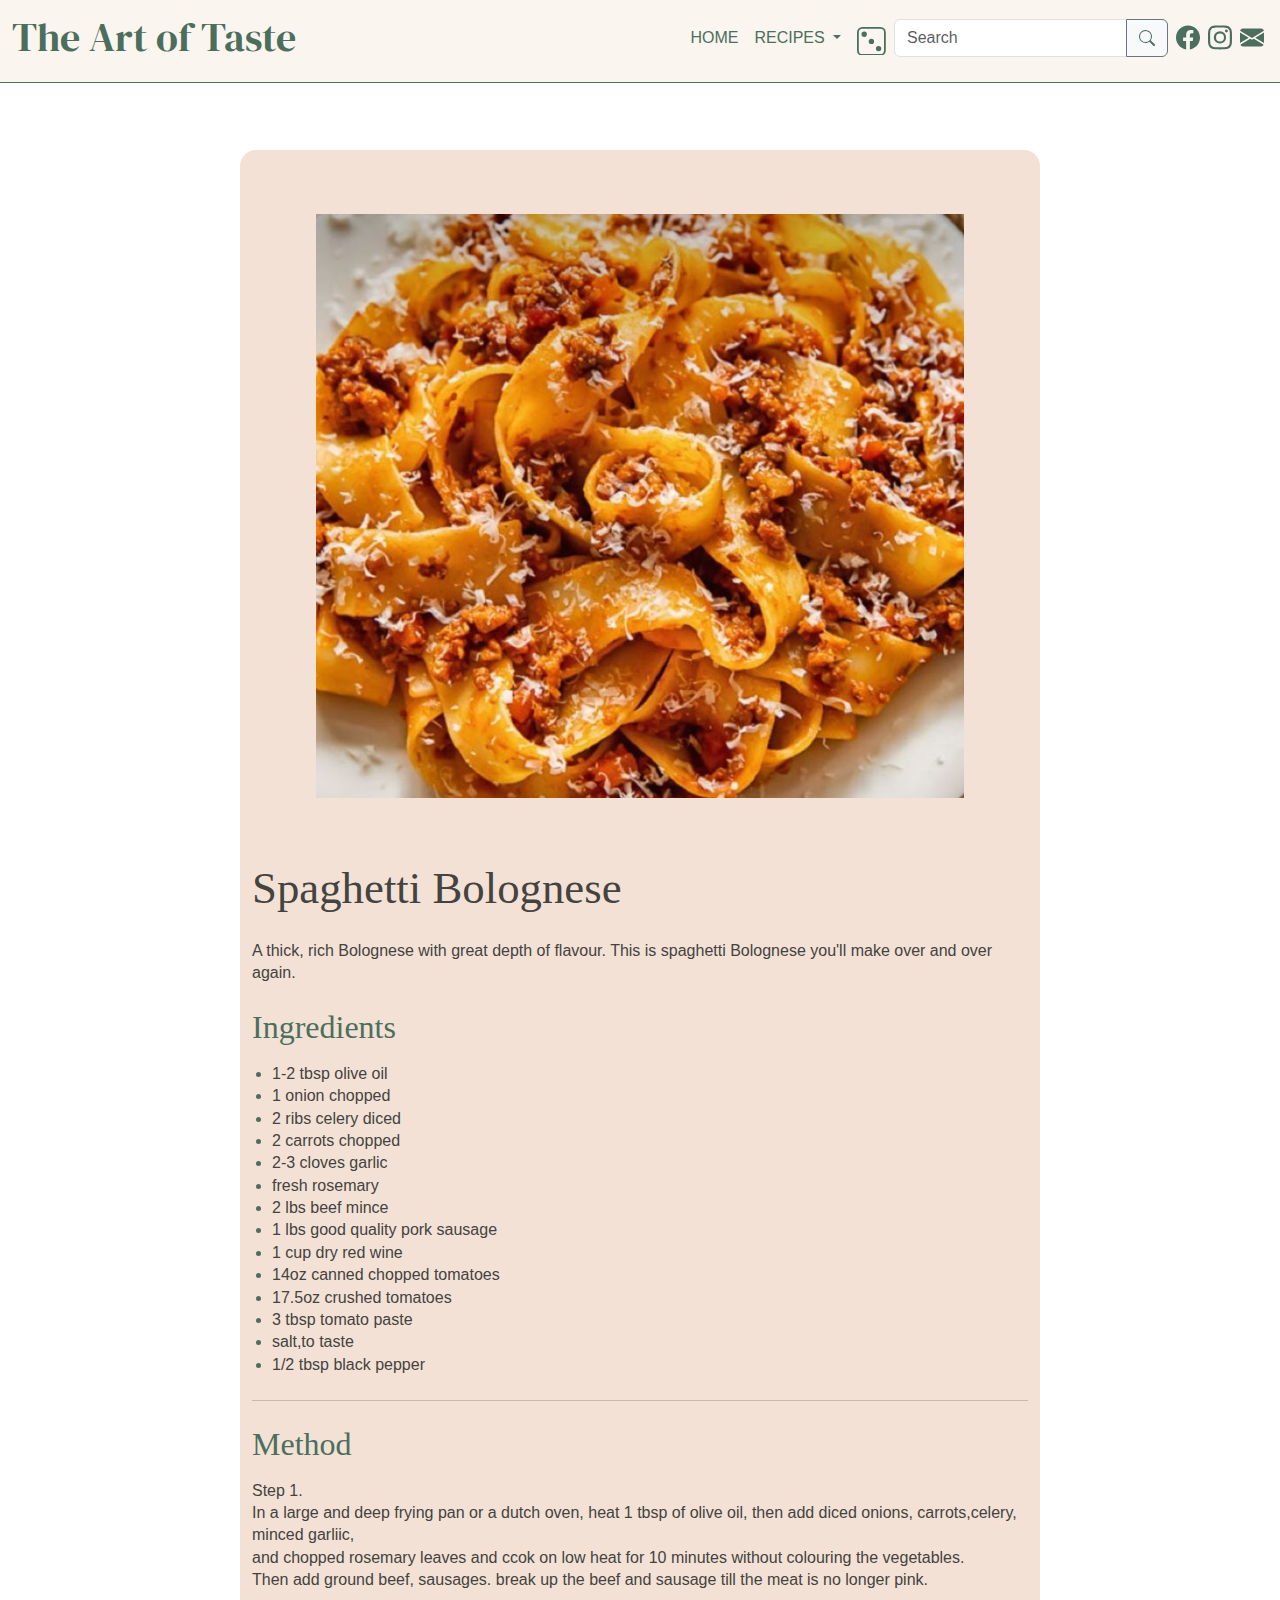
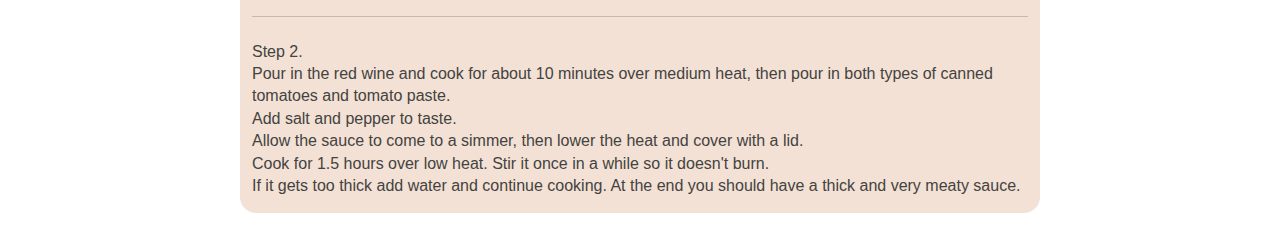
<file: Pages/Recipe1.html>
<!DOCTYPE html>
<html lang="en">
<head>
    <meta charset="UTF-8">
    <meta name="viewport" content="width=device-width, initial-scale=1.0">
    <title>Recipe Page</title>
    <link href="https://cdn.jsdelivr.net/npm/bootstrap@5.3.3/dist/css/bootstrap.min.css" rel="stylesheet" integrity="sha384-QWTKZyjpPEjISv5WaRU9OFeRpok6YctnYmDr5pNlyT2bRjXh0JMhjY6hW+ALEwIH" crossorigin="anonymous">
    <link rel="stylesheet" href="../Styles/main.css">
    <link rel="preconnect" href="https://fonts.googleapis.com">
    <link rel="preconnect" href="https://fonts.gstatic.com" crossorigin>
    <link href="https://fonts.googleapis.com/css2?family=DM+Serif+Display:ital@0;1&display=swap" rel="stylesheet">
</head>
<body>
    <!-- Header Navbar -->
 <nav class="navbar navbar-expand-lg bg-secondary fixed-top ">
  <div class="container-fluid d-flex w-100 ">
      <a class="navbar-brand text-info " href="../index.html"><h1>The Art of Taste</h1></a>
      <button class="navbar-toggler" type="button" data-bs-toggle="collapse" data-bs-target="#navbarNavDropdown" aria-controls="navbarNavDropdown" aria-expanded="false" aria-label="Toggle navigation">
        <span class="navbar-toggler-icon"></span>
      </button>
      <div class="collapse navbar-collapse justify-content-end " id="navbarNavDropdown">
        <ul class="navbar-nav  align-items-start d-flex flex-column flex-lg-row">
          <li class="nav-item">
            <a class="nav-link text-uppercase text-info" href="../index.html">Home</a>
          </li>
          <li class="nav-item dropdown">
            <a class="nav-link dropdown-toggle text-uppercase text-info" href="#" role="button" data-bs-toggle="dropdown" aria-expanded="false">
              Recipes
            </a>
            <ul class="dropdown-menu rounded-0  bg-secondary border border-info">
              <li><a class="dropdown-item text-uppercase text-info" href="../Pages/test_dummy.html">Breakfast</a></li>
              <li><a class="dropdown-item text-uppercase text-info" href="../Pages/test_dummy.html">Lunch</a></li>
              <li><a class="dropdown-item text-uppercase text-info" href="../Pages/Dinner.html">Dinner</a></li>
              <li><a class="dropdown-item text-uppercase text-info" href="../Pages/test_dummy.html">Dessert</a></li>
              <li><a class="dropdown-item text-uppercase text-info" href="../Pages/test_dummy.html">Snacks</a></li>
            </ul>
          </li>
          <li class="nav-item">
            <a class="nav-link text-uppercase" href="../Pages/test_dummy.html" aria-label="Random"><svg xmlns="http://www.w3.org/2000/svg" width="1.8rem" height="1.8rem" fill="#4c6e5d" class="bi bi-dice-3" viewBox="0 0 16 16">
              <path d="M13 1a2 2 0 0 1 2 2v10a2 2 0 0 1-2 2H3a2 2 0 0 1-2-2V3a2 2 0 0 1 2-2zM3 0a3 3 0 0 0-3 3v10a3 3 0 0 0 3 3h10a3 3 0 0 0 3-3V3a3 3 0 0 0-3-3z"/>
              <path d="M5.5 4a1.5 1.5 0 1 1-3 0 1.5 1.5 0 0 1 3 0m8 8a1.5 1.5 0 1 1-3 0 1.5 1.5 0 0 1 3 0m-4-4a1.5 1.5 0 1 1-3 0 1.5 1.5 0 0 1 3 0"/>
            </svg></a>
          </li>
          <div class="input-group">
              <form class="form-inline d-flex me-1">
                <div class="input-group">
                  <input class="form-control mr-sm-2" type="search" placeholder="Search" aria-label="Search">
                  <button class="btn btn-outline-secondary  my-2 my-sm-0 bg-light" type="submit"><svg xmlns="http://www.w3.org/2000/svg" width="16" height="16" fill="#4c6e5d" class="bi bi-search" viewBox="0 0 16 16">
                  <path d="M11.742 10.344a6.5 6.5 0 1 0-1.397 1.398h-.001q.044.06.098.115l3.85 3.85a1 1 0 0 0 1.415-1.414l-3.85-3.85a1 1 0 0 0-.115-.1zM12 6.5a5.5 5.5 0 1 1-11 0 5.5 5.5 0 0 1 11 0"/>
                  </svg></button>
                </div>
              </form>
          </div>
          <li class="nav-item">
            <ul class="d-flex list-unstyled">
              <li>
                <a class="nav-link text-uppercase p-1" aria-label="facebook" href="../Pages/test_dummy.html"><svg xmlns="http://www.w3.org/2000/svg" width="1.5rem" height="1.8rem" fill="#4c6e5d" class="bi bi-facebook" viewBox="0 0 16 16">
                  <path d="M16 8.049c0-4.446-3.582-8.05-8-8.05C3.58 0-.002 3.603-.002 8.05c0 4.017 2.926 7.347 6.75 7.951v-5.625h-2.03V8.05H6.75V6.275c0-2.017 1.195-3.131 3.022-3.131.876 0 1.791.157 1.791.157v1.98h-1.009c-.993 0-1.303.621-1.303 1.258v1.51h2.218l-.354 2.326H9.25V16c3.824-.604 6.75-3.934 6.75-7.951"/>
                </svg></a>
              </li>
              <li>
                <a class="nav-link text-uppercase p-1" aria-label="instagram" href="../Pages/test_dummy.html"><svg xmlns="http://www.w3.org/2000/svg" width="1.5rem" height="1.8rem" fill="#4c6e5d" class="bi bi-instagram" viewBox="0 0 16 16">
                  <path d="M8 0C5.829 0 5.556.01 4.703.048 3.85.088 3.269.222 2.76.42a3.9 3.9 0 0 0-1.417.923A3.9 3.9 0 0 0 .42 2.76C.222 3.268.087 3.85.048 4.7.01 5.555 0 5.827 0 8.001c0 2.172.01 2.444.048 3.297.04.852.174 1.433.372 1.942.205.526.478.972.923 1.417.444.445.89.719 1.416.923.51.198 1.09.333 1.942.372C5.555 15.99 5.827 16 8 16s2.444-.01 3.298-.048c.851-.04 1.434-.174 1.943-.372a3.9 3.9 0 0 0 1.416-.923c.445-.445.718-.891.923-1.417.197-.509.332-1.09.372-1.942C15.99 10.445 16 10.173 16 8s-.01-2.445-.048-3.299c-.04-.851-.175-1.433-.372-1.941a3.9 3.9 0 0 0-.923-1.417A3.9 3.9 0 0 0 13.24.42c-.51-.198-1.092-.333-1.943-.372C10.443.01 10.172 0 7.998 0zm-.717 1.442h.718c2.136 0 2.389.007 3.232.046.78.035 1.204.166 1.486.275.373.145.64.319.92.599s.453.546.598.92c.11.281.24.705.275 1.485.039.843.047 1.096.047 3.231s-.008 2.389-.047 3.232c-.035.78-.166 1.203-.275 1.485a2.5 2.5 0 0 1-.599.919c-.28.28-.546.453-.92.598-.28.11-.704.24-1.485.276-.843.038-1.096.047-3.232.047s-2.39-.009-3.233-.047c-.78-.036-1.203-.166-1.485-.276a2.5 2.5 0 0 1-.92-.598 2.5 2.5 0 0 1-.6-.92c-.109-.281-.24-.705-.275-1.485-.038-.843-.046-1.096-.046-3.233s.008-2.388.046-3.231c.036-.78.166-1.204.276-1.486.145-.373.319-.64.599-.92s.546-.453.92-.598c.282-.11.705-.24 1.485-.276.738-.034 1.024-.044 2.515-.045zm4.988 1.328a.96.96 0 1 0 0 1.92.96.96 0 0 0 0-1.92m-4.27 1.122a4.109 4.109 0 1 0 0 8.217 4.109 4.109 0 0 0 0-8.217m0 1.441a2.667 2.667 0 1 1 0 5.334 2.667 2.667 0 0 1 0-5.334"/>
                </svg></a>
              </li>
              <li>
                <a class="nav-link text-uppercase p-1" aria-label="email" href="../Pages/test_dummy.html"><svg xmlns="http://www.w3.org/2000/svg" width="1.5rem" height="1.8rem" fill="#4c6e5d" class="bi bi-envelope-fill" viewBox="0 0 16 16">
                  <path d="M.05 3.555A2 2 0 0 1 2 2h12a2 2 0 0 1 1.95 1.555L8 8.414zM0 4.697v7.104l5.803-3.558zM6.761 8.83l-6.57 4.027A2 2 0 0 0 2 14h12a2 2 0 0 0 1.808-1.144l-6.57-4.027L8 9.586zm3.436-.586L16 11.801V4.697z"/>
                </svg></a>
              </li>
            </ul> 
          </li>
            
        </ul>
      </div>
    </div>
  </nav>
    

    
    <div class="container" id="container1">
        <div class="spaghetti-img">
            <img src="../images/IMG_0624.jpg" class="spaghetti-img">
        </div>

        <div class="recipe info">
            <h1>Spaghetti Bolognese</h1>
            <P class="description">A thick, rich Bolognese with great depth of flavour. This is spaghetti Bolognese you'll make over and over again.</P>
        </div>

        <div class="recipe-step">
            <h2>Ingredients</h2>
            <ul class="Ingridients">
                <li>1-2 tbsp olive oil</li>
                <li>1 onion chopped</li>
                <li>2 ribs celery diced </li>
                <li>2 carrots chopped</li>
                <li>2-3 cloves garlic</li>
                <li>fresh rosemary</li>
                <li>2 lbs beef mince</li>
                <li>1 lbs good quality pork sausage</li>
                <li>1 cup dry red wine</li>
                <li>14oz canned chopped tomatoes</li>
                <li>17.5oz crushed tomatoes</li>
                <li>3 tbsp tomato paste</li>
                <li>salt,to taste</li>
                <li>1/2 tbsp black pepper</li>
            </ul>
        </div>

        <hr>
        <div class="recipe-step">
            <h2>Method</h2>

            <div class="Method">
                <div class="item">
                    <div class="num">Step 1.</div>
                    <p>In a large and deep frying pan or a dutch oven, heat 1 tbsp of olive oil, then add diced onions, carrots,celery, minced garliic,<br> and chopped rosemary leaves and ccok on low heat for 10 minutes without colouring the vegetables. <br>Then add ground beef, sausages. break up the beef and sausage till the meat is no longer pink.</p>
                   <hr>
                    <div class="item">
                        <div class="num">Step 2.</div>
                        <p>Pour in the red wine and cook for about 10 minutes over medium heat, then pour in both types of canned tomatoes and tomato paste. <br>Add salt and pepper to taste. <br>Allow the sauce to come to a simmer, then lower the heat and cover with a lid. <br>Cook for 1.5 hours over low heat. Stir it once in a while so it doesn't burn. <br>If it gets too thick add water and continue cooking. At the end you should have a thick and very meaty sauce.</p>
                </div>
            </div>
        </div>
    </div>
<script src="https://cdn.jsdelivr.net/npm/bootstrap@5.3.3/dist/js/bootstrap.bundle.min.js" integrity="sha384-YvpcrYf0tY3lHB60NNkmXc5s9fDVZLESaAA55NDzOxhy9GkcIdslK1eN7N6jIeHz" crossorigin="anonymous"></script>        
</body>
</html>
</file>
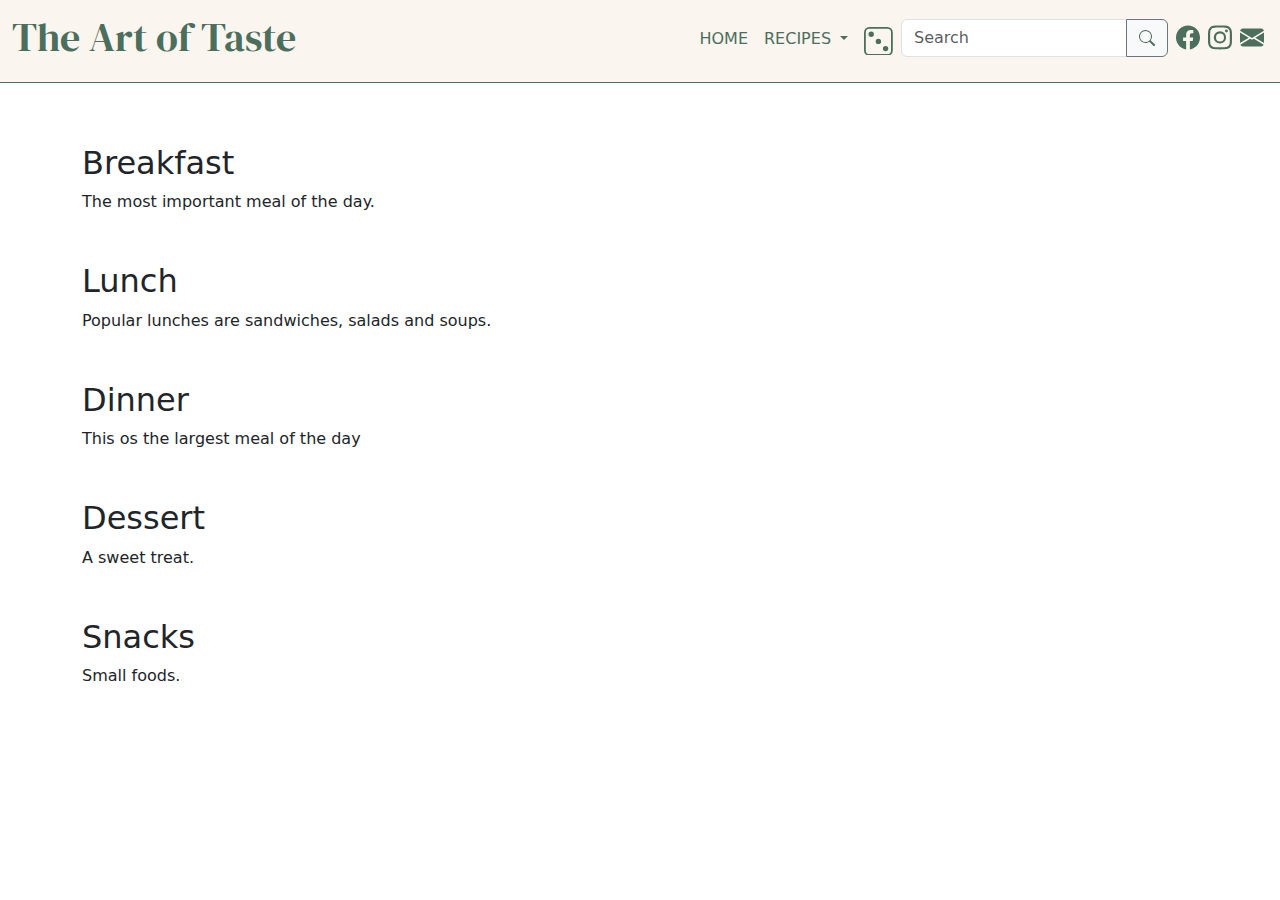
<file: Pages/test_dummy.html>
<!DOCTYPE html>
<html lang="en">
<head>
    <meta charset="UTF-8">
    <meta name="viewport" content="width=device-width, initial-scale=1.0">
    <title>The Art of Taste - Placeholder</title>
    <link href="https://cdn.jsdelivr.net/npm/bootstrap@5.3.3/dist/css/bootstrap.min.css" rel="stylesheet" integrity="sha384-QWTKZyjpPEjISv5WaRU9OFeRpok6YctnYmDr5pNlyT2bRjXh0JMhjY6hW+ALEwIH" crossorigin="anonymous">
    <link rel="stylesheet" href="../Styles/styles.css">
    <link rel="preconnect" href="https://fonts.googleapis.com">
    <link rel="preconnect" href="https://fonts.gstatic.com" crossorigin>
    <link href="https://fonts.googleapis.com/css2?family=DM+Serif+Display:ital@0;1&display=swap" rel="stylesheet"> 
</head>
<body>
   <!-- Header Navbar -->
   <nav class="navbar navbar-expand-lg bg-secondary fixed-top ">
    <div class="container-fluid d-flex w-100 ">
        <a class="navbar-brand text-info " href="../index.html"><h1>The Art of Taste</h1></a>
        <button class="navbar-toggler" type="button" data-bs-toggle="collapse" data-bs-target="#navbarNavDropdown" aria-controls="navbarNavDropdown" aria-expanded="false" aria-label="Toggle navigation">
          <span class="navbar-toggler-icon"></span>
        </button>
        <div class="collapse navbar-collapse justify-content-end " id="navbarNavDropdown">
          <ul class="navbar-nav  align-items-start d-flex flex-column flex-lg-row">
            <li class="nav-item">
              <a class="nav-link text-uppercase text-info" href="../index.html">Home</a>
            </li>
            <li class="nav-item dropdown">
              <a class="nav-link dropdown-toggle text-uppercase text-info" href="#" role="button" data-bs-toggle="dropdown" aria-expanded="false">
                Recipes
              </a>
              <ul class="dropdown-menu rounded-0  bg-secondary border border-info">
                <li><a class="dropdown-item text-uppercase text-info" href="../Pages/test_dummy.html">Breakfast</a></li>
                <li><a class="dropdown-item text-uppercase text-info" href="../Pages/test_dummy.html">Lunch</a></li>
                <li><a class="dropdown-item text-uppercase text-info" href="../Pages/Dinner.html">Dinner</a></li>
                <li><a class="dropdown-item text-uppercase text-info" href="../Pages/test_dummy.html">Dessert</a></li>
                <li><a class="dropdown-item text-uppercase text-info" href="../Pages/test_dummy.html">Snacks</a></li>
              </ul>
            </li>
            <li class="nav-item">
              <a class="nav-link text-uppercase" href="../Pages/test_dummy.html" aria-label="Random"><svg xmlns="http://www.w3.org/2000/svg" width="1.8rem" height="1.8rem" fill="#4c6e5d" class="bi bi-dice-3" viewBox="0 0 16 16">
                <path d="M13 1a2 2 0 0 1 2 2v10a2 2 0 0 1-2 2H3a2 2 0 0 1-2-2V3a2 2 0 0 1 2-2zM3 0a3 3 0 0 0-3 3v10a3 3 0 0 0 3 3h10a3 3 0 0 0 3-3V3a3 3 0 0 0-3-3z"/>
                <path d="M5.5 4a1.5 1.5 0 1 1-3 0 1.5 1.5 0 0 1 3 0m8 8a1.5 1.5 0 1 1-3 0 1.5 1.5 0 0 1 3 0m-4-4a1.5 1.5 0 1 1-3 0 1.5 1.5 0 0 1 3 0"/>
              </svg></a>
            </li>
            <div class="input-group">
                <form class="form-inline d-flex me-1">
                  <div class="input-group">
                    <input class="form-control mr-sm-2" type="search" placeholder="Search" aria-label="Search">
                    <button class="btn btn-outline-secondary  my-2 my-sm-0 bg-light" type="submit"><svg xmlns="http://www.w3.org/2000/svg" width="16" height="16" fill="#4c6e5d" class="bi bi-search" viewBox="0 0 16 16">
                    <path d="M11.742 10.344a6.5 6.5 0 1 0-1.397 1.398h-.001q.044.06.098.115l3.85 3.85a1 1 0 0 0 1.415-1.414l-3.85-3.85a1 1 0 0 0-.115-.1zM12 6.5a5.5 5.5 0 1 1-11 0 5.5 5.5 0 0 1 11 0"/>
                    </svg></button>
                  </div>
                </form>
            </div>
            <li class="nav-item">
              <ul class="d-flex list-unstyled">
                <li>
                  <a class="nav-link text-uppercase p-1" aria-label="facebook" href="../Pages/test_dummy.html"><svg xmlns="http://www.w3.org/2000/svg" width="1.5rem" height="1.8rem" fill="#4c6e5d" class="bi bi-facebook" viewBox="0 0 16 16">
                    <path d="M16 8.049c0-4.446-3.582-8.05-8-8.05C3.58 0-.002 3.603-.002 8.05c0 4.017 2.926 7.347 6.75 7.951v-5.625h-2.03V8.05H6.75V6.275c0-2.017 1.195-3.131 3.022-3.131.876 0 1.791.157 1.791.157v1.98h-1.009c-.993 0-1.303.621-1.303 1.258v1.51h2.218l-.354 2.326H9.25V16c3.824-.604 6.75-3.934 6.75-7.951"/>
                  </svg></a>
                </li>
                <li>
                  <a class="nav-link text-uppercase p-1" aria-label="instagram" href="../Pages/test_dummy.html"><svg xmlns="http://www.w3.org/2000/svg" width="1.5rem" height="1.8rem" fill="#4c6e5d" class="bi bi-instagram" viewBox="0 0 16 16">
                    <path d="M8 0C5.829 0 5.556.01 4.703.048 3.85.088 3.269.222 2.76.42a3.9 3.9 0 0 0-1.417.923A3.9 3.9 0 0 0 .42 2.76C.222 3.268.087 3.85.048 4.7.01 5.555 0 5.827 0 8.001c0 2.172.01 2.444.048 3.297.04.852.174 1.433.372 1.942.205.526.478.972.923 1.417.444.445.89.719 1.416.923.51.198 1.09.333 1.942.372C5.555 15.99 5.827 16 8 16s2.444-.01 3.298-.048c.851-.04 1.434-.174 1.943-.372a3.9 3.9 0 0 0 1.416-.923c.445-.445.718-.891.923-1.417.197-.509.332-1.09.372-1.942C15.99 10.445 16 10.173 16 8s-.01-2.445-.048-3.299c-.04-.851-.175-1.433-.372-1.941a3.9 3.9 0 0 0-.923-1.417A3.9 3.9 0 0 0 13.24.42c-.51-.198-1.092-.333-1.943-.372C10.443.01 10.172 0 7.998 0zm-.717 1.442h.718c2.136 0 2.389.007 3.232.046.78.035 1.204.166 1.486.275.373.145.64.319.92.599s.453.546.598.92c.11.281.24.705.275 1.485.039.843.047 1.096.047 3.231s-.008 2.389-.047 3.232c-.035.78-.166 1.203-.275 1.485a2.5 2.5 0 0 1-.599.919c-.28.28-.546.453-.92.598-.28.11-.704.24-1.485.276-.843.038-1.096.047-3.232.047s-2.39-.009-3.233-.047c-.78-.036-1.203-.166-1.485-.276a2.5 2.5 0 0 1-.92-.598 2.5 2.5 0 0 1-.6-.92c-.109-.281-.24-.705-.275-1.485-.038-.843-.046-1.096-.046-3.233s.008-2.388.046-3.231c.036-.78.166-1.204.276-1.486.145-.373.319-.64.599-.92s.546-.453.92-.598c.282-.11.705-.24 1.485-.276.738-.034 1.024-.044 2.515-.045zm4.988 1.328a.96.96 0 1 0 0 1.92.96.96 0 0 0 0-1.92m-4.27 1.122a4.109 4.109 0 1 0 0 8.217 4.109 4.109 0 0 0 0-8.217m0 1.441a2.667 2.667 0 1 1 0 5.334 2.667 2.667 0 0 1 0-5.334"/>
                  </svg></a>
                </li>
                <li>
                  <a class="nav-link text-uppercase p-1" aria-label="email" href="../Pages/test_dummy.html"><svg xmlns="http://www.w3.org/2000/svg" width="1.5rem" height="1.8rem" fill="#4c6e5d" class="bi bi-envelope-fill" viewBox="0 0 16 16">
                    <path d="M.05 3.555A2 2 0 0 1 2 2h12a2 2 0 0 1 1.95 1.555L8 8.414zM0 4.697v7.104l5.803-3.558zM6.761 8.83l-6.57 4.027A2 2 0 0 0 2 14h12a2 2 0 0 0 1.808-1.144l-6.57-4.027L8 9.586zm3.436-.586L16 11.801V4.697z"/>
                  </svg></a>
                </li>
              </ul> 
            </li>
              
          </ul>
        </div>
      </div>
    </nav>


    <!-- Placeholder Content Sections -->
    <div class="container mt-5 pt-5">
        <section id="breakfast" class="my-5">
            <h2>Breakfast</h2>
            <p>The most important meal of the day.</p>
        </section>

        <section id="lunch" class="my-5">
            <h2>Lunch</h2>
            <p>Popular lunches are sandwiches, salads and soups.</p>
        </section>

        <section id="dinner" class="my-5">
            <h2>Dinner</h2>
            <p>This os the largest meal of the day</p>
        </section>

        <section id="dessert" class="my-5">
            <h2>Dessert</h2>
            <p>A sweet treat.</p>
        </section>

        <section id="snacks" class="my-5">
            <h2>Snacks</h2>
            <p>Small foods.</p>
        </section>
    </div>

    <script src="https://cdn.jsdelivr.net/npm/bootstrap@5.3.3/dist/js/bootstrap.bundle.min.js" integrity="sha384-YvpcrYf0tY3lHB60NNkmXc5s9fDVZLESaAA55NDzOxhy9GkcIdslK1eN7N6jIeHz" crossorigin="anonymous"></script>
  </body>
</html>
</file>
<file: Styles/styles.css>
:root{ 
    --bs-primary-rgb: 243, 225, 213 !important;
    --bs-secondary-rgb: 250, 245, 239 !important; 
    --bs-info-rgb: 76, 110, 93 !important; 
    --bs-dark-rgb: 68, 67, 63 !important; 
    --bs-bg-opacity: 1;
}


#recipes-of-the-week{
    margin-top: 150px;
}


/* Header Navbar */

.navbar{
    border-bottom: 1px solid #4c6e5d;
}

.navbar-brand{
    font-family: "DM Serif Display", serif;
    font-weight: 100;
    font-style: normal;
    font-size: 4rem;
}




.header-box:first-child > div { margin-right: auto;}
.header-box:last-child > div{ margin-left: auto;}

/* Recipes of the week */
.rotw-card{
    min-width: 275px;
    height: 450px;
    box-sizing: border-box;
    
}

.rotw-img{
    width: 100%;
    height: 100%;
    background-size: cover;
    background-position: center;
    position: relative;
    
}


.rotw-title{
    width: 275px;
    height: 20%;
    background-color: #f3e1d5e6;
    color: #4c6e5d;
    position: absolute;
    font-family: "DM Serif Display", serif;
    font-weight: 100;
    font-style: normal;
    font-size: 1.5rem;
    padding: 1%;
    
}
/* ROTW Recipe Card Images */
#rotw-recipe1{
    background-image: url(../images/rotw-recipe1.jpg);
}

#rotw-recipe2{
    background-image: url(../images/rotw-recipe2.jpg);
}

#rotw-recipe3{
    background-image: url(../images/rotw-recipe3.jpg);
}

#rotw-recipe4{
    background-image: url(../images/rotw-recipe4.jpg);
}

#rotw-recipe5{
    background-image: url(../images/rotw-recipe5.jpg);
}

#rotw-recipe6{
    background-image: url(../images/rotw-recipe6.jpg);
}

#rotw-recipe7{
    background-image: url(../images/rotw-recipe7.jpg);
}

#rotw-recipe8{
    background-image: url(../images/rotw-recipe8.jpg);
}

#rotw-recipe9{
    background-image: url(../images/rotw-recipe9.jpg);
}

#rotw-recipe10{
    background-image: url(../images/rotw-recipe10.jpg);
}

#rotw-recipe11{
    background-image: url(../images/rotw-recipe11.jpg);
}

#rotw-recipe12{
    background-image: url(../images/rotw-recipe12.jpg);
}

/* Meet the chef */
#mtc-img{
    height: 500px;
    width: 100%;
    background-image: url(../images/chef.jpg);
    background-size: cover;
    background-position: top;
}

#mtc-text{
    padding:50px;
}



/* Menu options */
.menu-option-container{
    width:100%;
    height: 150px;
    transition: height 1s ease-in-out;
}

.menu-option-container:hover{
    height: 175px;
    
}

.moc-img{
    width: 100%;
    height: 100%;
    background-position: center;
    background-size: cover;
}

#moc-breakfast{
    background-image: url(../images/breakfast-1.jpeg);
}

#moc-lunch{
    background-image: url(../images/lunch-1.jpeg);
}

#moc-dinner{
    background-image: url(../images/dinner-1.jpeg);
}

#moc-dessert{
    background-image: url(../images/dessert-1.jpeg);
}

#moc-snacks{
    background-image: url(../images/snacks-1.jpeg);
}



@media(min-width: 768px){
    .menu-option-container{
        height: 80vh;
        transition: scale 1s ease-in-out;
    }

    .menu-option-container:hover{
        height: 80vh;
        max-width: 600px;
        scale: 1.025;
    }

}


.placeholder-box{
    margin-top: 150px;
}
</file>
<file: Styles/main.css>
*{
    padding: 0;
    margin: 0;
    box-sizing: border-box;
}

body{
    background-color: #fff;
    color: #44433f;
    min-height: 100vh;
    font-family: 'Outfit', sans-serif;
    line-height: 1.4;
    display: grid;
    place-content: center;

}

:root{ 
    --bs-primary-rgb: 243, 225, 213 !important;
    --bs-secondary-rgb: 250, 245, 239 !important; 
    --bs-info-rgb: 76, 110, 93 !important; 
    --bs-dark-rgb: 68, 67, 63 !important; 
    --bs-bg-opacity: 1;
}


.navbar{
    border-bottom: 1px solid #4c6e5d;
}

#container1{
    margin-top: 150px;
}

img{
    max-width: 100%;
    display: block;
}

h1, h2{
    font-family: 'Young Serif', serif ;
    font-weight: 400;
}
h1{
    color: #44433f;
    font-size: 2.8rem;
}
h2{
    color: #4c6e5d;
    margin-bottom: 1rem;
}

.navbar-brand h1{
    font-family: "DM Serif Display", serif;
    font-weight: 100;
    font-style: normal;
    font-size: 4rem;
    color: #4c6e5d;
    font-size: 2.5rem;
}

.recipe-step{
    margin: 1rem 0;
}

ul{
    padding-left: 1.25rem;
}

ul li::marker{
    color: #4c6e5d;
    font-weight: bold;
}      

hr{
    margin: 1.5rem 0;
    border: 1px solid var(#44433f);
}

.container{
    max-width: 800px;
    background-color: #f3e1d5;
    margin: 2rem;
    border-radius: 1rem;
}
.container .spaghetti-img{
    padding: 2rem;
    border-radius: 1rem;
    overflow: hidden;
}

.container .spaghetti-img img {
    border-radius: 1rem;
}

.recipe-info{
    padding: 0rem 2rem 2rem 2rem;
}

.description{
    margin: 1.5rem 0;
}

.ingridients li {
    margin-bottom: .5rem;
}

.method .item{
    padding-left: 5rem;
    margin-bottom: 5rem;
    display: flex;
}

.method .item .num{
    color: #44433f;
    margin-right: 1rem;
    font-weight: 700;
}
</file>
